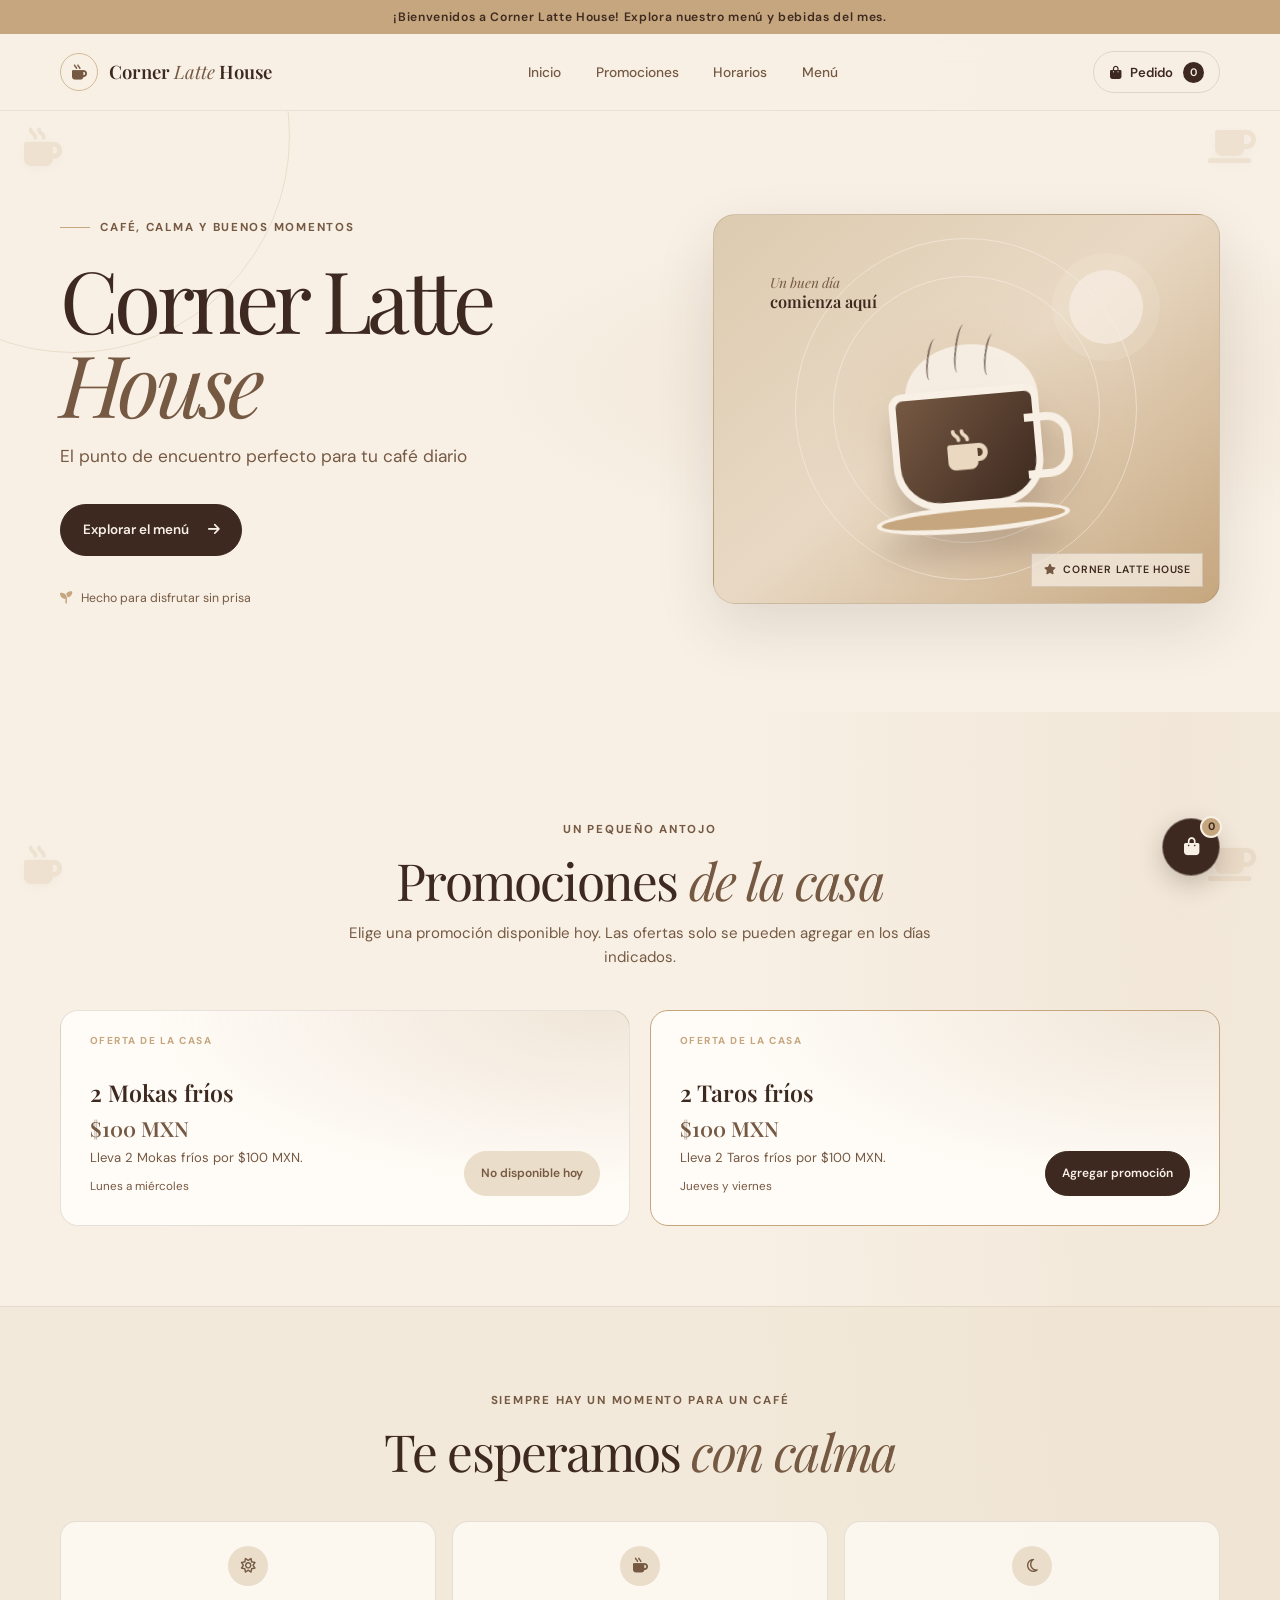
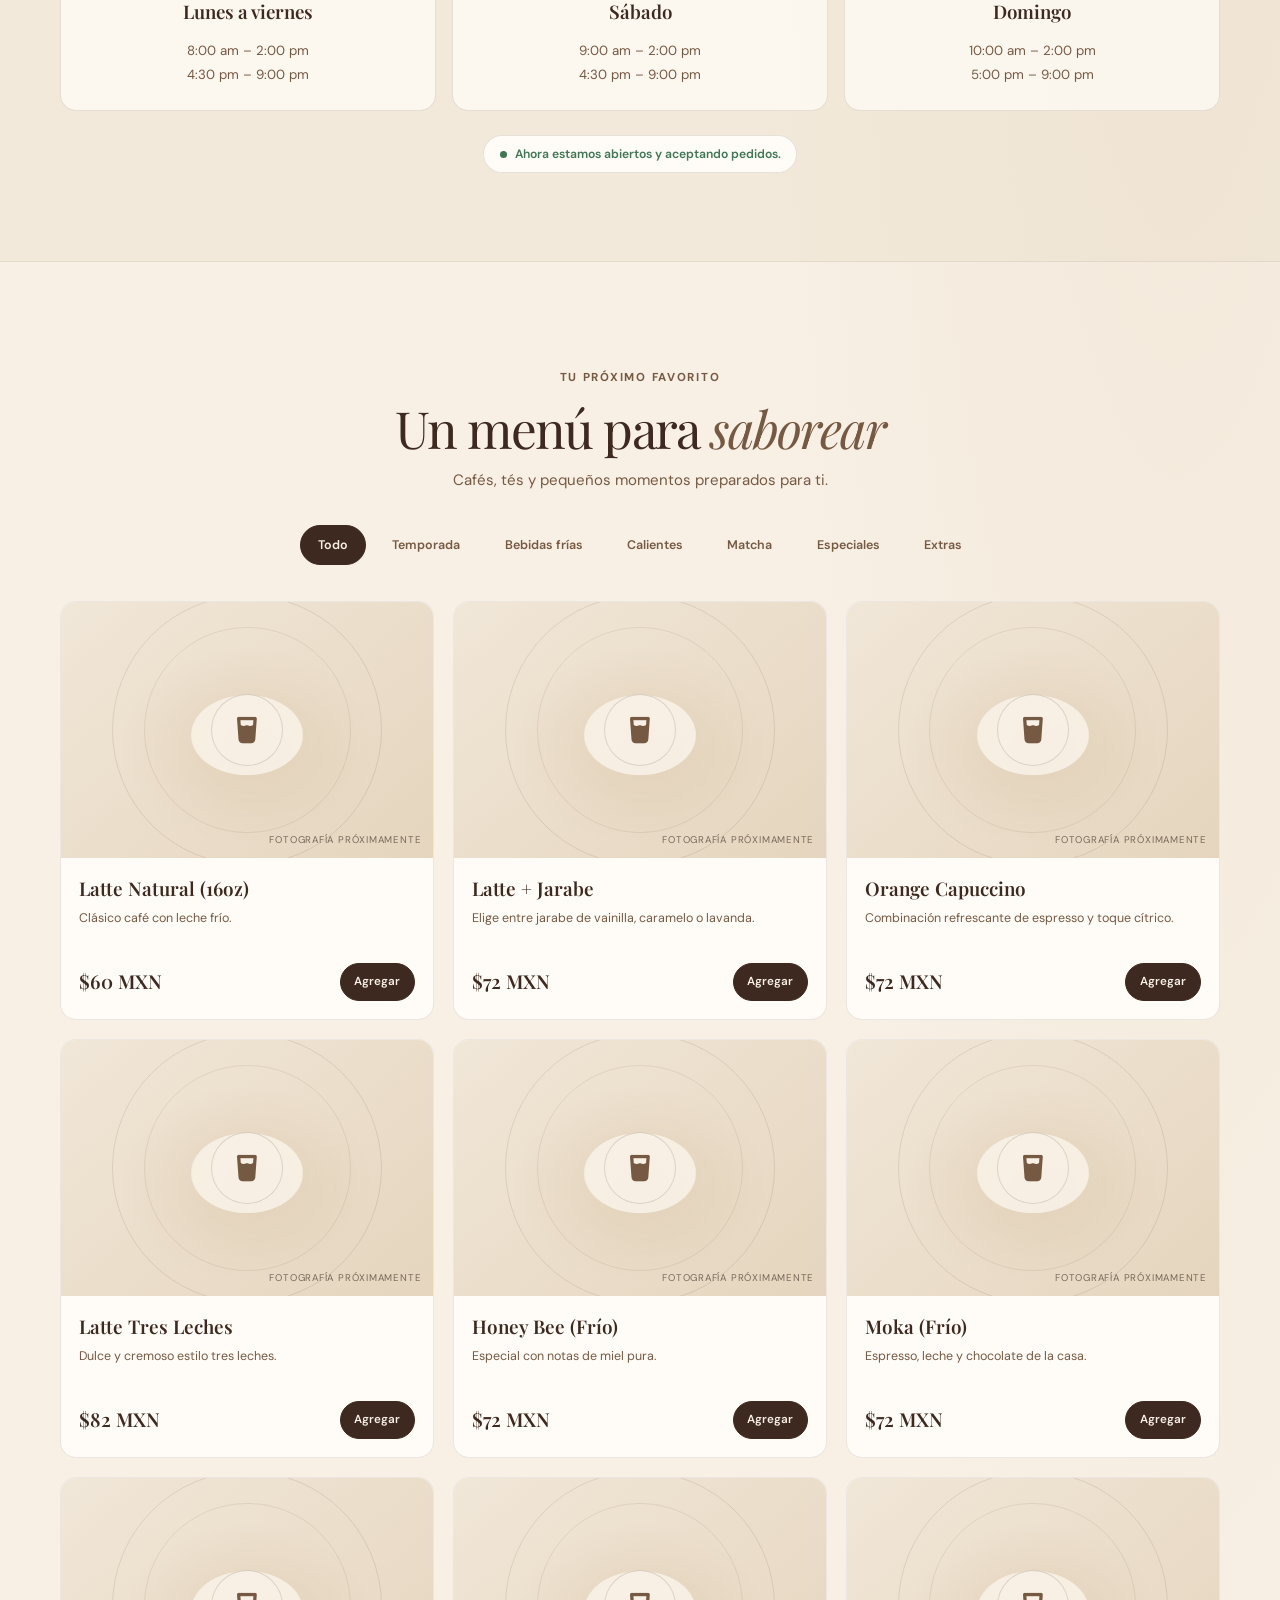
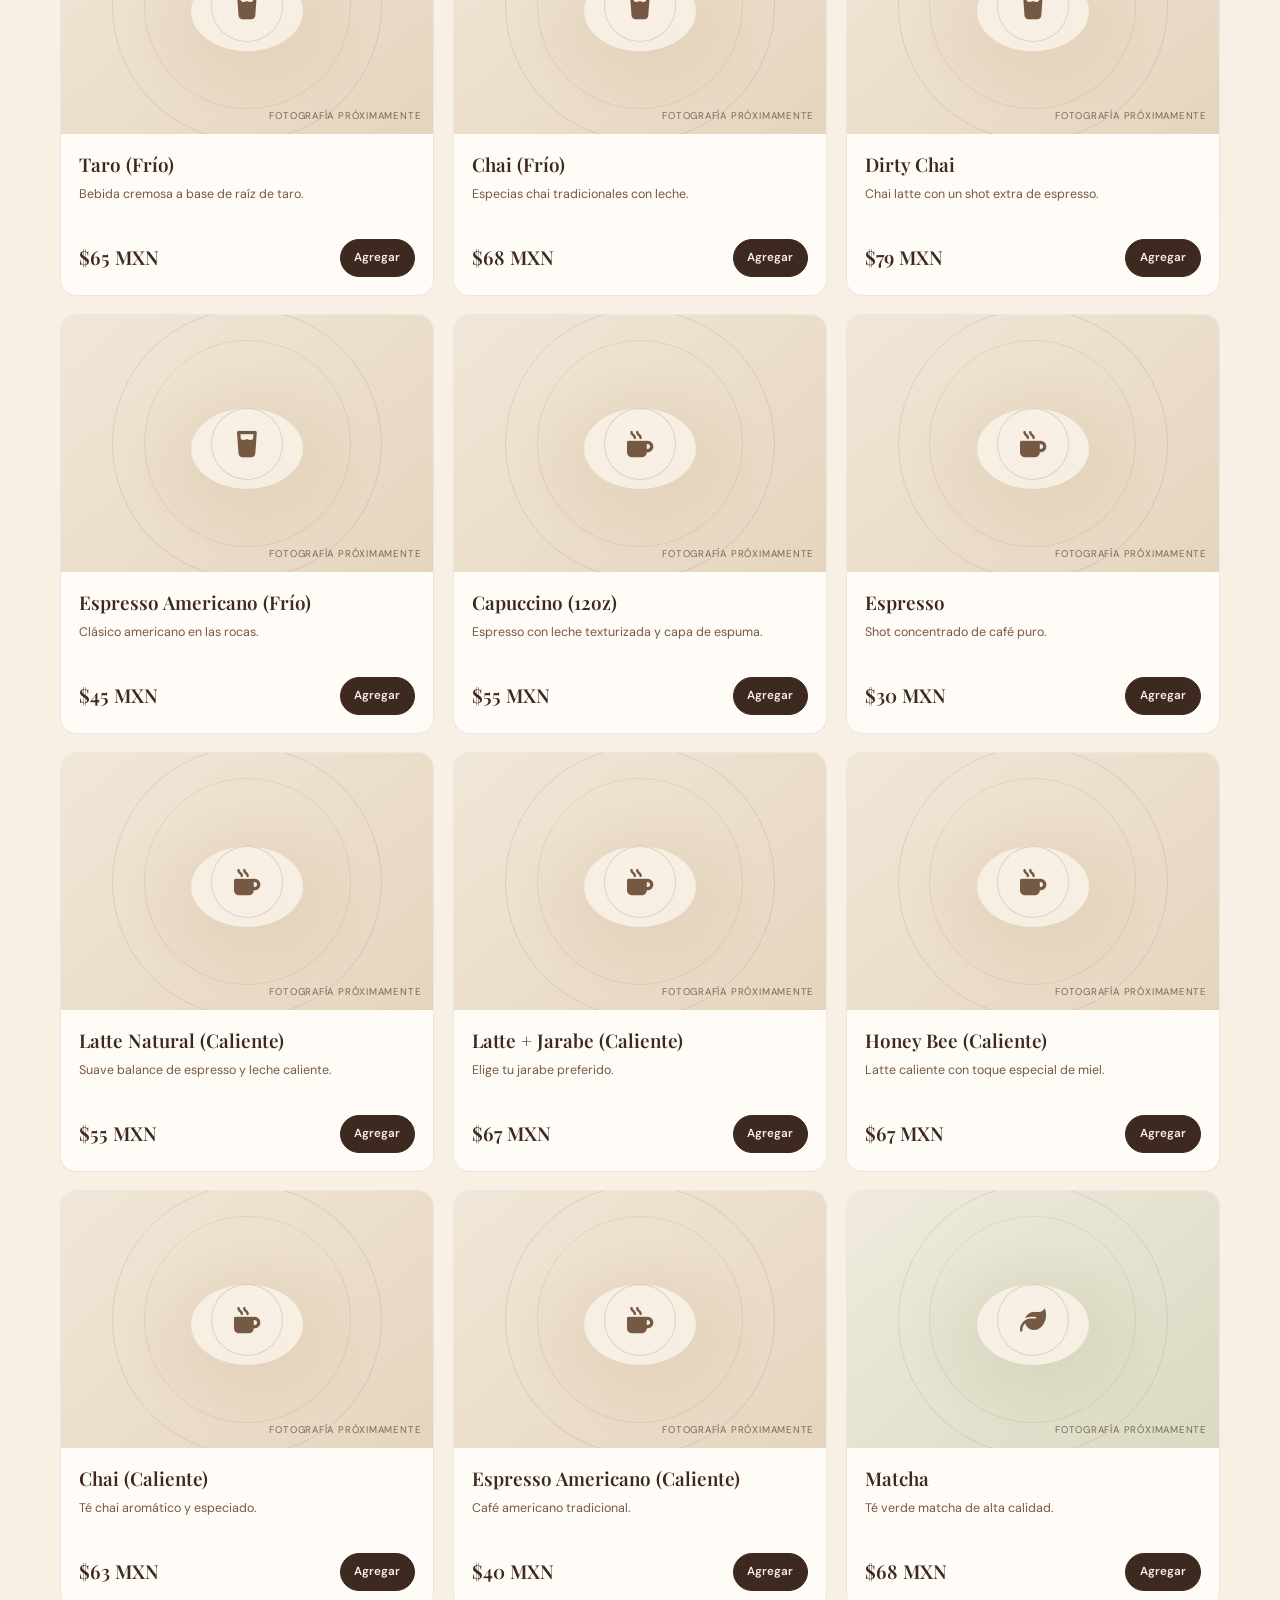
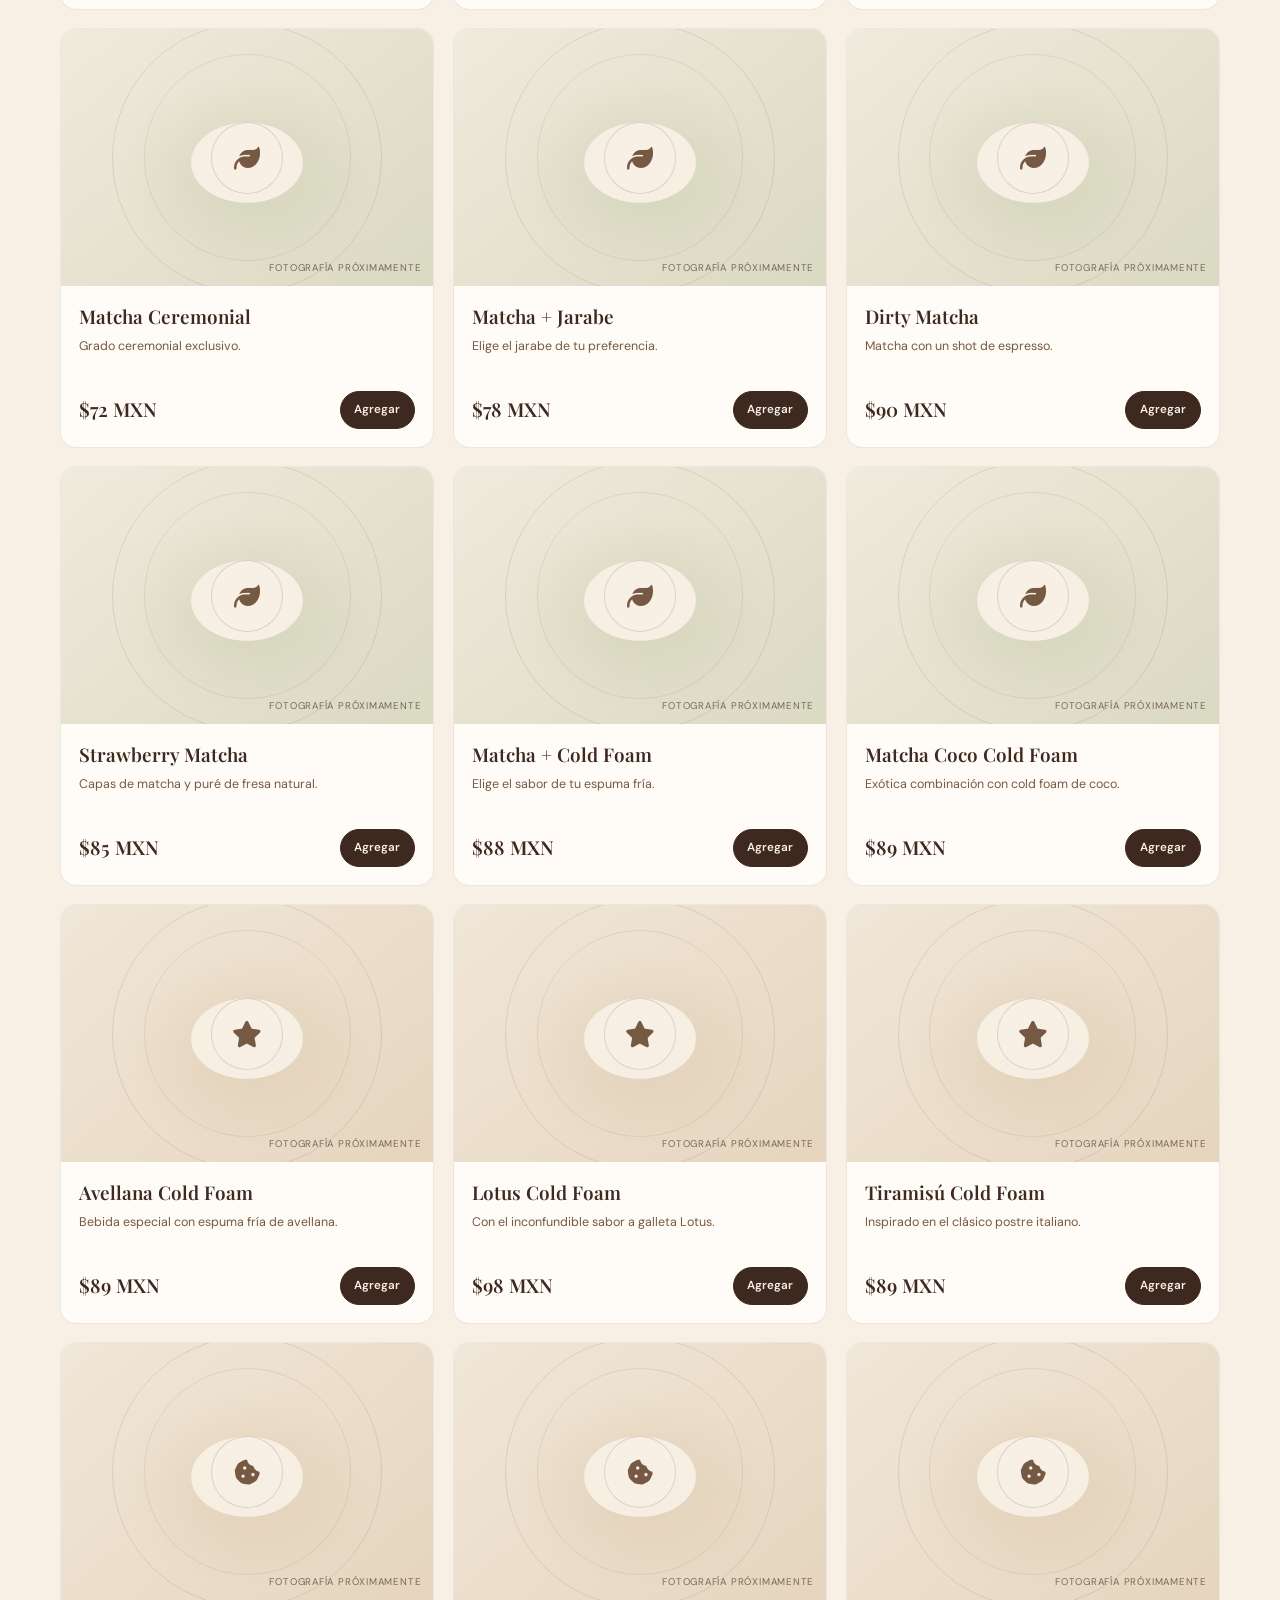
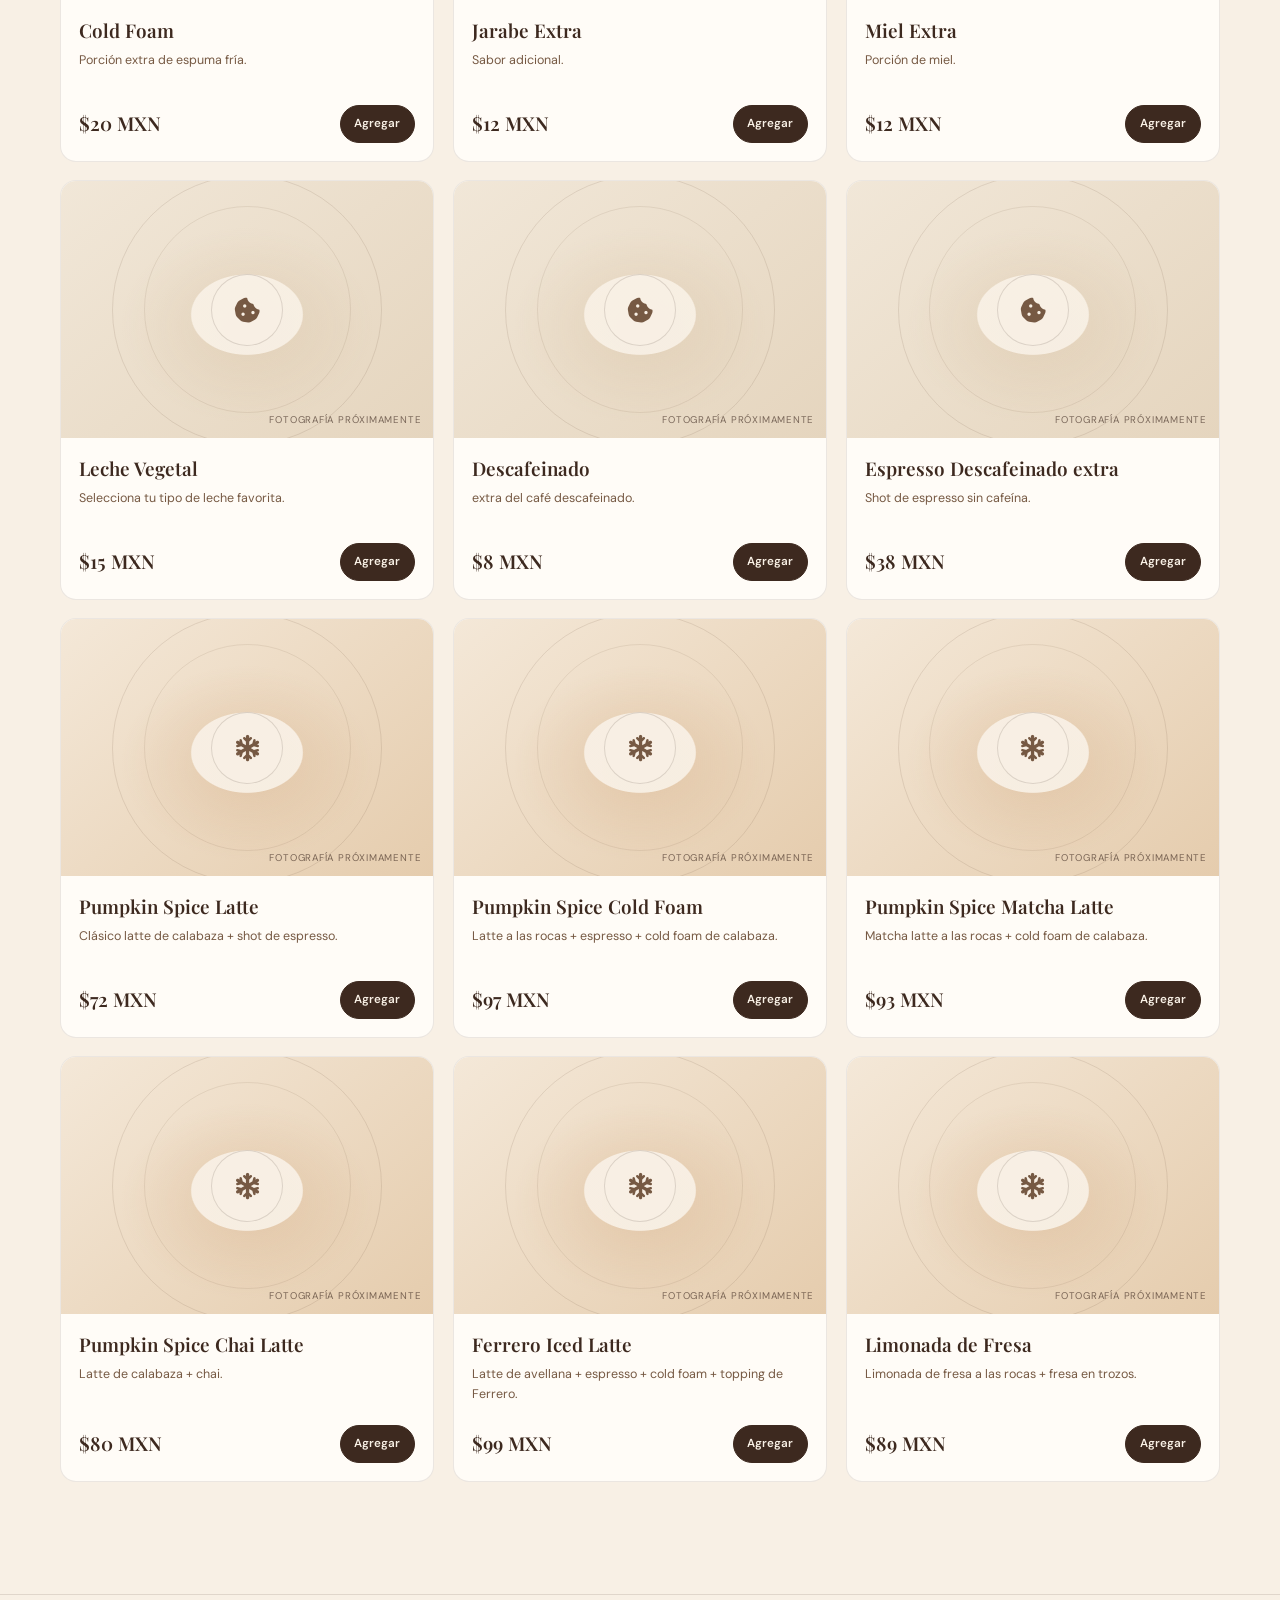
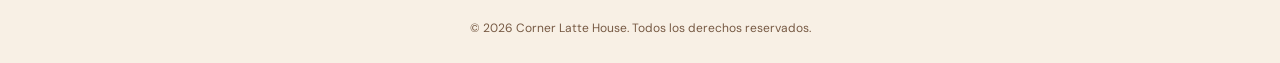
<file: index.html>
<!DOCTYPE html>
<html lang="es">
<head>
    <meta charset="UTF-8">
    <meta name="viewport" content="width=device-width, initial-scale=1.0">
    <title>Corner Latte House</title>
    <link rel="stylesheet" href="style.css?v=10">
    <!-- Google Fonts -->
    <link href="https://fonts.googleapis.com/css2?family=DM+Sans:wght@400;500;600;700&family=Playfair+Display:ital,wght@0,400;0,600;0,700;1,400&display=swap" rel="stylesheet">
    <!-- FontAwesome para iconos -->
    <link rel="stylesheet" href="https://cdnjs.cloudflare.com/ajax/libs/font-awesome/6.4.0/css/all.min.css">
</head>
<body id="body-theme">

    <div class="seasonal-corners" id="seasonal-corners" aria-hidden="true"></div>

    <div class="seasonal-banner" id="seasonal-banner" role="status">
        <span id="seasonal-text">¡Bienvenidos a Corner Latte House!</span>
    </div>

    <header class="site-header">
        <nav class="navigation" aria-label="Navegación principal">
            <a class="brand-mark" href="#inicio" aria-label="Corner Latte House, inicio">
                <span class="brand-icon"><i class="fa-solid fa-mug-hot" aria-hidden="true"></i></span>
                <span>Corner <em>Latte</em> House</span>
            </a>
            <div class="nav-links">
                <a href="#inicio">Inicio</a>
                <a href="#promociones">Promociones</a>
                <a href="#hours-section">Horarios</a>
                <a href="#menu">Menú</a>
            </div>
            <button class="nav-cart" type="button" onclick="toggleCartModal()" aria-label="Abrir carrito">
                <i class="fa-solid fa-bag-shopping" aria-hidden="true"></i>
                <span>Pedido</span>
                <span class="nav-cart-count" id="nav-cart-count">0</span>
            </button>
        </nav>
    </header>

    <main>
        <section class="hero-section" id="inicio">
            <div class="hero-content">
                <div class="hero-copy">
                    <span class="eyebrow"><span class="eyebrow-line"></span> Café, calma y buenos momentos</span>
                    <h1 id="hero-title">Corner Latte<br><em>House</em></h1>
                    <p>El punto de encuentro perfecto para tu café diario</p>
                    <a class="hero-cta" href="#menu">Explorar el menú <i class="fa-solid fa-arrow-right" aria-hidden="true"></i></a>
                    <div class="hero-note"><i class="fa-solid fa-seedling" aria-hidden="true"></i> Hecho para disfrutar sin prisa</div>
                </div>
                <div class="hero-visual" role="img" aria-label="Ilustración decorativa de una taza de café">
                    <div class="hero-visual-sun"></div>
                    <div class="hero-visual-caption"><span>Un buen día</span><strong>comienza aquí</strong></div>
                    <div class="hero-cup" aria-hidden="true">
                        <span class="hero-cup-steam steam-one"></span>
                        <span class="hero-cup-steam steam-two"></span>
                        <span class="hero-cup-steam steam-three"></span>
                        <span class="hero-cup-body"><i class="fa-solid fa-mug-hot"></i></span>
                        <span class="hero-cup-saucer"></span>
                    </div>
                    <span class="hero-visual-stamp"><i class="fa-solid fa-star" aria-hidden="true"></i> Corner Latte House</span>
                </div>
            </div>
        </section>

        <section class="promo-section content-section" id="promociones" aria-labelledby="promotions-title">
            <div class="section-heading">
                <span class="eyebrow">Un pequeño antojo</span>
                <h2 id="promotions-title">Promociones <em>de la casa</em></h2>
                <p id="daily-promo-text">Cargando promociones...</p>
            </div>
            <div class="promotions-list" id="promotions-list"></div>
        </section>

        <section class="hours-section content-section" id="hours-section" aria-labelledby="hours-title">
            <div class="section-heading">
                <span class="eyebrow">Siempre hay un momento para un café</span>
                <h2 id="hours-title">Te esperamos <em>con calma</em></h2>
            </div>
            <div class="hours-grid">
                <article class="hours-card">
                    <span class="hours-icon"><i class="fa-regular fa-sun" aria-hidden="true"></i></span>
                    <strong>Lunes a viernes</strong>
                    <span>8:00 am – 2:00 pm<br>4:30 pm – 9:00 pm</span>
                </article>
                <article class="hours-card">
                    <span class="hours-icon"><i class="fa-solid fa-mug-hot" aria-hidden="true"></i></span>
                    <strong>Sábado</strong>
                    <span>9:00 am – 2:00 pm<br>4:30 pm – 9:00 pm</span>
                </article>
                <article class="hours-card">
                    <span class="hours-icon"><i class="fa-regular fa-moon" aria-hidden="true"></i></span>
                    <strong>Domingo</strong>
                    <span>10:00 am – 2:00 pm<br>5:00 pm – 9:00 pm</span>
                </article>
            </div>
            <p class="store-status" id="store-status" aria-live="polite"></p>
        </section>

        <section class="menu-container content-section" id="menu" aria-labelledby="menu-title">
            <div class="section-heading menu-heading">
                <span class="eyebrow">Tu próximo favorito</span>
                <h2 id="menu-title">Un menú para <em>saborear</em></h2>
                <p>Cafés, tés y pequeños momentos preparados para ti.</p>
            </div>
            <div class="menu-tabs" role="group" aria-label="Filtrar productos por categoría">
                <button class="tab-btn active" type="button" data-category="todas" onclick="filterMenu('todas', this)">Todo</button>
                <button class="tab-btn" type="button" data-category="temporada" onclick="filterMenu('temporada', this)">Temporada</button>
                <button class="tab-btn" type="button" data-category="frias" onclick="filterMenu('frias', this)">Bebidas frías</button>
                <button class="tab-btn" type="button" data-category="calientes" onclick="filterMenu('calientes', this)">Calientes</button>
                <button class="tab-btn" type="button" data-category="matcha" onclick="filterMenu('matcha', this)">Matcha</button>
                <button class="tab-btn" type="button" data-category="especiales" onclick="filterMenu('especiales', this)">Especiales</button>
                <button class="tab-btn" type="button" data-category="extras" onclick="filterMenu('extras', this)">Extras</button>
            </div>
            <div class="products-grid" id="products-grid" aria-live="polite">
                <!-- Productos renderizados por JavaScript -->
            </div>
        </section>
    </main>

    <!-- Modal para Seleccionar Opciones (Jarabes, etc.) -->
    <div class="cart-modal" id="options-modal" role="dialog" aria-modal="true" aria-labelledby="modal-product-title">
        <div class="cart-content">
            <button class="close-btn" type="button" aria-label="Cerrar personalización" onclick="closeOptionsModal()">&times;</button>
            <h3 id="modal-product-title">Confirma tu producto</h3>
            <p id="modal-product-desc" class="modal-description"></p>
            
            <div id="options-container" class="options-container">
                <!-- Opciones inyectadas dinámicamente -->
            </div>

            <button class="whatsapp-btn confirm-btn" onclick="confirmAddToCart()">
                Confirmar y agregar
            </button>
        </div>
    </div>

    <div class="cart-modal closed-modal" id="closed-modal" role="dialog" aria-modal="true" aria-labelledby="closed-title">
        <div class="cart-content closed-content">
            <button class="close-btn" type="button" aria-label="Cerrar aviso" onclick="closeStoreClosedModal()">&times;</button>
            <div class="closed-illustration" aria-hidden="true">
                <svg viewBox="0 0 180 150">
                    <path d="M43 55h82v53a22 22 0 0 1-22 22H65a22 22 0 0 1-22-22V55Z" fill="#c98c5b"/>
                    <path d="M125 68h10a18 18 0 0 1 0 36h-10" fill="none" stroke="#8a5639" stroke-width="10"/>
                    <path d="M58 48c-8-12 7-15 0-27m27 27c-8-12 7-15 0-27m27 27c-8-12 7-15 0-27" fill="none" stroke="#d4af37" stroke-linecap="round" stroke-width="5"/>
                    <path d="M34 135h112" stroke="#8a5639" stroke-linecap="round" stroke-width="8"/>
                    <path d="m31 40 5 10 11 2-8 7 2 11-10-5-10 5 2-11-8-7 11-2 5-10Zm111 6 4 8 9 1-7 6 2 9-8-4-8 4 2-9-7-6 9-1 4-8Z" fill="#e7c66a"/>
                </svg>
            </div>
            <p class="closed-eyebrow">Corner Latte House</p>
            <h2 id="closed-title">¡Estamos cerrados por ahora!</h2>
            <p id="closed-message" class="closed-message"></p>
            <p class="closed-note">Puedes explorar nuestro menú; los pedidos estarán disponibles cuando abramos.</p>
            <button class="hours-link" type="button" onclick="viewStoreHours()">Ver horarios de atención</button>
        </div>
    </div>

    <!-- Resumen del Pedido / Carrito Flotante -->
  <button class="cart-floating" id="cart-floating" type="button" onclick="toggleCartModal()" aria-label="Abrir carrito">
        <i class="fa-solid fa-bag-shopping" aria-hidden="true"></i>
        <span class="cart-count" id="cart-count">0</span>
    </button>
    
    <!-- Modal del Carrito -->
    <div class="cart-modal" id="cart-modal" role="dialog" aria-modal="true" aria-labelledby="cart-title">
        <div class="cart-content">
            <button class="close-btn" type="button" aria-label="Cerrar carrito" onclick="toggleCartModal()">&times;</button>
            <h3 id="cart-title">Tu Pedido en Corner Latte House</h3>
            <div id="cart-items-list" class="cart-items-list">
                <!-- Items seleccionados -->
            </div>
            <!-- Opciones de Envío / Recoger -->
            <div class="delivery-options">
                <label class="form-section-label">Método de entrega:</label>
                <div class="delivery-choices">
                    <label><input type="radio" name="deliveryType" value="domicilio" checked onchange="updateCartUI()"> Envío a domicilio</label>
                    <label><input type="radio" name="deliveryType" value="recoger" onchange="updateCartUI()"> Recoger en cafetería</label>
                </div>
                <div id="store-address" class="store-address">
                    📍 <strong>Ubicación:</strong>
                    <a href="https://www.google.com/maps/search/?api=1&amp;query=Justo+Sierra+52%2C+Guadalajarita%2C+28030+Colima%2C+Col." target="_blank" rel="noopener noreferrer">
                        Justo Sierra 52, Guadalajarita, 28030 Colima, Col.
                    </a>
                </div>
                <div class="customer-address-field" id="customer-address-field">
                    <label for="customer-address">Dirección de entrega:</label>
                    <textarea id="customer-address" rows="2" placeholder="Calle, número, colonia y referencias" autocomplete="street-address"></textarea>
                </div>
            </div>
            <div class="schedule-order">
                <label class="schedule-toggle">
                    <input type="checkbox" id="schedule-order" onchange="toggleScheduleOrder()">
                    Programar pedido para más tarde
                </label>
                <div class="schedule-field" id="schedule-field" hidden>
                    <label for="scheduled-at">Fecha y hora de entrega o recolección:</label>
                    <input id="scheduled-at" type="datetime-local">
                    <small>Elige un horario dentro de la atención de la cafetería.</small>
                </div>
            </div>
            <div class="payment-options">
                <label class="payment-options-title">Método de pago:</label>
                <div class="payment-options-list">
                    <label class="payment-choice" data-delivery="domicilio"><input type="radio" name="paymentMethod" value="efectivo" checked> Efectivo</label>
                    <label class="payment-choice" data-delivery="both"><input type="radio" name="paymentMethod" value="transferencia"> Transferencia</label>
                    <label class="payment-choice" data-delivery="recoger"><input type="radio" name="paymentMethod" value="caja"> Pagar en caja</label>
                </div>
            </div>
            <div class="cart-total" id="cart-total-container">
                <!-- Se actualiza dinámicamente -->
            </div>

            <button class="whatsapp-btn" onclick="sendToWhatsApp()">
                <i class="fa-brands fa-whatsapp"></i> Enviar pedido por WhatsApp
            </button>
        </div>
    </div>
    <div id="cart-confirmation" class="cart-confirmation" role="status" aria-live="polite"></div>
    
    <!-- Footer -->
    <footer>
        <p>&copy; 2026 Corner Latte House. Todos los derechos reservados.</p>
    </footer>

    <script src="script.js?v=6"></script>
</body>
</html>
</file>
<file: style.css>
:root {
    --color-caramel: #C5A67E;
    --color-sand: #D1B996;
    --color-oat: #DDCBB0;
    --color-latte: #EADECA;
    --color-cream: #F8F0E5;
    --color-espresso: #3D291F;
    --color-cocoa: #765943;
    --color-white: #FFFCF7;
    --color-line: rgba(61, 41, 31, 0.13);
    --color-shadow: rgba(61, 41, 31, 0.09);
    --seasonal-accent: var(--color-caramel);
    --seasonal-wash: var(--color-cream);
    --page-width: 1160px;
    --font-display: 'Playfair Display', Georgia, serif;
    --font-body: 'DM Sans', Arial, sans-serif;
}

* {
    box-sizing: border-box;
}

html {
    scroll-behavior: smooth;
    scroll-padding-top: 100px;
}

body {
    margin: 0;
    overflow-x: hidden;
    background:
        radial-gradient(ellipse at 92% 10%, rgba(209, 185, 150, 0.17), transparent 28rem),
        var(--color-cream);
    color: var(--color-espresso);
    font-family: var(--font-body);
    font-size: 15px;
    line-height: 1.65;
    -webkit-font-smoothing: antialiased;
    isolation: isolate;
}

button,
input,
select,
textarea {
    font: inherit;
}

button,
a {
    -webkit-tap-highlight-color: transparent;
}

a {
    color: inherit;
}

button:focus-visible,
a:focus-visible,
input:focus-visible,
select:focus-visible,
textarea:focus-visible {
    outline: 3px solid var(--color-caramel);
    outline-offset: 3px;
}

::selection {
    background: var(--color-sand);
    color: var(--color-espresso);
}

.seasonal-corners {
    position: fixed;
    z-index: 20;
    inset: 0;
    overflow: hidden;
    pointer-events: none;
}

.corner-ornament {
    position: absolute;
    color: var(--seasonal-accent);
    font-size: clamp(1.4rem, 3vw, 2.4rem);
    opacity: 0.2;
    filter: drop-shadow(0 3px 6px rgba(61, 41, 31, 0.12));
    animation: cornerFloat 5s ease-in-out infinite alternate;
}

.corner-ornament.top-left { top: 8rem; left: 1.5rem; }
.corner-ornament.top-right { top: 8rem; right: 1.5rem; animation-delay: -1s; }
.corner-ornament.bottom-left { bottom: 1rem; left: 1.5rem; animation-delay: -2s; }
.corner-ornament.bottom-right { right: 1.5rem; bottom: 1rem; animation-delay: -3s; }

@keyframes cornerFloat {
    from { transform: translateY(0) rotate(-8deg); }
    to { transform: translateY(-7px) rotate(8deg); }
}

.seasonal-banner {
    position: relative;
    z-index: 31;
    overflow: hidden;
    padding: 0.45rem 1rem;
    background: var(--seasonal-accent);
    color: var(--color-espresso);
    font-size: 0.76rem;
    font-weight: 600;
    letter-spacing: 0.055em;
    text-align: center;
}

body.theme-halloween { --seasonal-accent: #C68A59; --seasonal-wash: #F5EEE4; }
body.theme-muertos { --seasonal-accent: #C68A59; --seasonal-wash: #F5EEE2; }
body.theme-revolucion { --seasonal-accent: #A77D61; --seasonal-wash: #F3EDE4; }
body.theme-navidad { --seasonal-accent: #A87568; --seasonal-wash: #F4ECE5; }
body.theme-independencia { --seasonal-accent: #9B8061; --seasonal-wash: #F3EEE3; }
body.theme-primavera { --seasonal-accent: #B98D76; --seasonal-wash: #F5EEE7; }
body.theme-amor { --seasonal-accent: #B9827B; --seasonal-wash: #F5ECE8; }

.site-header {
    position: sticky;
    top: 0;
    z-index: 30;
    border-bottom: 1px solid rgba(61, 41, 31, 0.08);
    background: rgba(248, 240, 229, 0.94);
    backdrop-filter: blur(16px);
}

.navigation {
    display: flex;
    width: min(var(--page-width), calc(100% - 3rem));
    min-height: 76px;
    align-items: center;
    justify-content: space-between;
    gap: 2rem;
    margin: 0 auto;
}

.brand-mark {
    display: inline-flex;
    flex-shrink: 0;
    align-items: center;
    gap: 0.7rem;
    color: var(--color-espresso);
    font-family: var(--font-display);
    font-size: 1.16rem;
    font-weight: 600;
    text-decoration: none;
    white-space: nowrap;
}

.brand-mark em {
    color: var(--color-cocoa);
    font-weight: 400;
}

.brand-icon {
    display: grid;
    width: 38px;
    height: 38px;
    place-items: center;
    border: 1px solid var(--color-sand);
    border-radius: 50%;
    color: var(--color-cocoa);
    font-size: 0.95rem;
}

.nav-links {
    display: flex;
    align-items: center;
    gap: clamp(1.1rem, 2.7vw, 2.4rem);
}

.nav-links a {
    position: relative;
    color: var(--color-cocoa);
    font-size: 0.86rem;
    font-weight: 500;
    text-decoration: none;
    transition: color 180ms ease;
}

.nav-links a::after {
    position: absolute;
    right: 0;
    bottom: -7px;
    left: 0;
    height: 1px;
    background: var(--color-caramel);
    content: "";
    transform: scaleX(0);
    transform-origin: left;
    transition: transform 180ms ease;
}

.nav-links a:hover {
    color: var(--color-espresso);
}

.nav-links a:hover::after {
    transform: scaleX(1);
}

.nav-cart {
    display: inline-flex;
    min-height: 42px;
    flex-shrink: 0;
    align-items: center;
    gap: 0.6rem;
    padding: 0 0.95rem;
    border: 1px solid var(--color-line);
    border-radius: 999px;
    background: transparent;
    color: var(--color-espresso);
    cursor: pointer;
    font-size: 0.82rem;
    font-weight: 600;
    transition: background 180ms ease, border-color 180ms ease;
}

.nav-cart:hover {
    border-color: var(--color-caramel);
    background: var(--color-latte);
}

.nav-cart-count {
    display: grid;
    width: 21px;
    height: 21px;
    place-items: center;
    border-radius: 50%;
    background: var(--color-espresso);
    color: var(--color-cream);
    font-size: 0.68rem;
    line-height: 1;
}

.hero-section {
    position: relative;
    overflow: hidden;
    background:
        radial-gradient(ellipse at 77% 45%, rgba(197, 166, 126, 0.18), transparent 32rem),
        var(--seasonal-wash);
}

.hero-section::before {
    position: absolute;
    top: -12rem;
    left: -9rem;
    width: 27rem;
    height: 27rem;
    border: 1px solid rgba(197, 166, 126, 0.26);
    border-radius: 50%;
    content: "";
}

.hero-content {
    position: relative;
    display: grid;
    width: min(var(--page-width), calc(100% - 3rem));
    min-height: 560px;
    grid-template-columns: 1fr 0.9fr;
    align-items: center;
    gap: clamp(2rem, 7vw, 6rem);
    margin: 0 auto;
    padding: 5.2rem 0 5.5rem;
}

.hero-copy {
    position: relative;
    z-index: 1;
    max-width: 560px;
    padding: 1rem 0;
}

.eyebrow {
    display: inline-flex;
    align-items: center;
    gap: 0.65rem;
    color: var(--color-cocoa);
    font-size: 0.72rem;
    font-weight: 700;
    letter-spacing: 0.15em;
    text-transform: uppercase;
}

.eyebrow-line {
    display: inline-block;
    width: 30px;
    height: 1px;
    background: var(--color-caramel);
}

.hero-copy h1 {
    margin: 1.25rem 0 1rem;
    font-family: var(--font-display);
    font-size: clamp(3.2rem, 6.7vw, 6.3rem);
    font-weight: 400;
    letter-spacing: -0.055em;
    line-height: 0.98;
}

.hero-copy h1 em,
.section-heading h2 em {
    color: var(--color-cocoa);
    font-weight: 400;
}

.hero-copy > p {
    max-width: 410px;
    margin: 0;
    color: var(--color-cocoa);
    font-size: 1.08rem;
    line-height: 1.8;
}

.hero-cta {
    display: inline-flex;
    min-height: 52px;
    align-items: center;
    justify-content: center;
    gap: 1.2rem;
    margin-top: 2rem;
    padding: 0 1.35rem;
    border: 1px solid var(--color-espresso);
    border-radius: 3px;
    background: var(--color-espresso);
    color: var(--color-cream);
    font-size: 0.84rem;
    font-weight: 600;
    text-decoration: none;
    transition: background 180ms ease, color 180ms ease, transform 180ms ease;
}

.hero-cta:hover {
    background: transparent;
    color: var(--color-espresso);
    transform: translateY(-2px);
}

.hero-note {
    display: flex;
    align-items: center;
    gap: 0.55rem;
    margin-top: 2rem;
    color: var(--color-cocoa);
    font-size: 0.77rem;
}

.hero-note i {
    color: var(--color-caramel);
}

.hero-visual {
    position: relative;
    display: grid;
    min-height: 390px;
    place-items: center;
    overflow: hidden;
    border: 1px solid rgba(61, 41, 31, 0.12);
    background:
        radial-gradient(ellipse at 51% 47%, rgba(248, 240, 229, 0.94) 0 18%, transparent 18.5%),
        radial-gradient(ellipse at 52% 56%, rgba(197, 166, 126, 0.26), transparent 42%),
        linear-gradient(140deg, #DDCBB0, #E9D9C4 48%, #C5A67E);
    box-shadow: 0 24px 60px rgba(61, 41, 31, 0.12);
}

.hero-visual::before,
.hero-visual::after {
    position: absolute;
    width: 340px;
    height: 340px;
    border: 1px solid rgba(248, 240, 229, 0.55);
    border-radius: 50%;
    content: "";
}

.hero-visual::after {
    width: 265px;
    height: 265px;
}

.hero-visual-sun {
    position: absolute;
    top: 14%;
    right: 15%;
    width: 74px;
    height: 74px;
    border-radius: 50%;
    background: rgba(248, 240, 229, 0.7);
    box-shadow: 0 0 0 17px rgba(248, 240, 229, 0.15);
}

.hero-visual-caption {
    position: absolute;
    top: 15%;
    left: 11%;
    z-index: 2;
    display: grid;
    color: var(--color-espresso);
    font-family: var(--font-display);
    font-size: 1.02rem;
    line-height: 1.3;
}

.hero-visual-caption span {
    color: var(--color-cocoa);
    font-size: 0.86rem;
    font-style: italic;
}

.hero-visual-caption strong {
    font-weight: 600;
}

.hero-cup {
    position: relative;
    z-index: 1;
    display: grid;
    width: 210px;
    height: 235px;
    place-items: center;
    margin-top: 3rem;
    filter: drop-shadow(0 24px 13px rgba(61, 41, 31, 0.18));
    transform: rotate(-5deg);
}

.hero-cup-body {
    position: absolute;
    top: 73px;
    display: grid;
    width: 150px;
    height: 119px;
    place-items: center;
    border: 7px solid #F8F0E5;
    border-radius: 14px 14px 46px 46px;
    background: linear-gradient(130deg, #765943, #3D291F);
    color: #EAD9C0;
    font-size: 2.5rem;
}

.hero-cup-body::after {
    position: absolute;
    top: 23px;
    right: -37px;
    width: 38px;
    height: 49px;
    border: 8px solid #F8F0E5;
    border-left: 0;
    border-radius: 0 24px 24px 0;
    content: "";
}

.hero-cup-saucer {
    position: absolute;
    bottom: 18px;
    width: 194px;
    height: 28px;
    border: 5px solid #F8F0E5;
    border-radius: 50%;
    background: #C5A67E;
}

.hero-cup-steam {
    position: absolute;
    top: 20px;
    z-index: 2;
    width: 12px;
    height: 42px;
    border-left: 2px solid rgba(61, 41, 31, 0.58);
    border-radius: 50%;
    transform: rotate(12deg);
}

.steam-one { left: 72px; }
.steam-two { left: 101px; top: 8px; height: 49px; }
.steam-three { left: 130px; }

.hero-visual-stamp {
    position: absolute;
    right: 1rem;
    bottom: 1rem;
    display: inline-flex;
    align-items: center;
    gap: 0.45rem;
    padding: 0.48rem 0.7rem;
    border: 1px solid rgba(61, 41, 31, 0.14);
    background: rgba(248, 240, 229, 0.72);
    color: var(--color-espresso);
    font-size: 0.66rem;
    font-weight: 600;
    letter-spacing: 0.07em;
    text-transform: uppercase;
}

.hero-visual-stamp i {
    color: var(--color-cocoa);
}

.content-section {
    width: min(var(--page-width), calc(100% - 3rem));
    margin: 0 auto;
    padding: 6rem 0;
    scroll-margin-top: 90px;
}

.section-heading {
    max-width: 620px;
    margin: 0 auto 2.5rem;
    text-align: center;
}

.section-heading .eyebrow {
    justify-content: center;
}

.section-heading h2 {
    margin: 0.65rem 0 0.65rem;
    font-family: var(--font-display);
    font-size: clamp(2.2rem, 4vw, 3.4rem);
    font-weight: 400;
    letter-spacing: -0.035em;
    line-height: 1.15;
}

.section-heading > p {
    margin: 0 auto;
    color: var(--color-cocoa);
    font-size: 0.94rem;
}

.promo-section {
    padding-top: 6.5rem;
    padding-bottom: 5rem;
}

.promotions-list {
    display: grid;
    grid-template-columns: repeat(2, minmax(0, 1fr));
    gap: 1.25rem;
}

.promotion-option {
    position: relative;
    display: flex;
    min-height: 216px;
    align-items: flex-end;
    justify-content: space-between;
    gap: 1.2rem;
    overflow: hidden;
    padding: 1.8rem;
    border: 1px solid var(--color-line);
    background:
        radial-gradient(ellipse at 95% 0%, rgba(197, 166, 126, 0.25), transparent 60%),
        var(--color-white);
    transition: box-shadow 200ms ease, transform 200ms ease, border-color 200ms ease;
}

.promotion-option::before {
    position: absolute;
    top: 1.35rem;
    left: 1.8rem;
    color: var(--color-caramel);
    content: "OFERTA DE LA CASA";
    font-size: 0.63rem;
    font-weight: 700;
    letter-spacing: 0.15em;
}

.promotion-option:hover {
    border-color: var(--color-sand);
    box-shadow: 0 16px 35px var(--color-shadow);
    transform: translateY(-3px);
}

.promotion-available {
    border-color: var(--color-caramel);
}

.promotion-details {
    display: grid;
    gap: 0.15rem;
    padding-top: 1.15rem;
}

.promotion-details strong {
    font-family: var(--font-display);
    font-size: 1.45rem;
    font-weight: 600;
    line-height: 1.3;
}

.promotion-price {
    color: var(--color-cocoa);
    font-family: var(--font-display);
    font-size: 1.3rem;
    font-weight: 600;
}

.promotion-details span:not(.promotion-price) {
    color: var(--color-cocoa);
    font-size: 0.82rem;
}

.promotion-details small {
    margin-top: 0.35rem;
    color: var(--color-cocoa);
    font-size: 0.73rem;
}

.promotion-button {
    flex-shrink: 0;
    padding: 0.75rem 1rem;
    border: 1px solid var(--color-espresso);
    border-radius: 2px;
    background: var(--color-espresso);
    color: var(--color-cream);
    cursor: pointer;
    font-size: 0.75rem;
    font-weight: 600;
    transition: background 180ms ease, color 180ms ease;
}

.promotion-button:hover:not(:disabled) {
    background: transparent;
    color: var(--color-espresso);
}

.promotion-button:disabled {
    border-color: var(--color-latte);
    background: var(--color-latte);
    color: var(--color-cocoa);
    cursor: not-allowed;
}

.hours-section {
    position: relative;
    width: 100%;
    max-width: none;
    padding: 5rem max(1.5rem, calc((100% - var(--page-width)) / 2)) 5.5rem;
    border: 0;
    border-top: 1px solid rgba(61, 41, 31, 0.08);
    border-bottom: 1px solid rgba(61, 41, 31, 0.08);
    background: rgba(234, 222, 202, 0.43);
    box-shadow: none;
}

.hours-grid {
    display: grid;
    max-width: var(--page-width);
    grid-template-columns: repeat(3, minmax(0, 1fr));
    gap: 1rem;
    margin: 0 auto;
}

.hours-card {
    display: grid;
    min-height: 190px;
    align-content: center;
    justify-items: center;
    gap: 0.7rem;
    padding: 1.4rem;
    border: 1px solid rgba(61, 41, 31, 0.12);
    background: rgba(255, 252, 247, 0.72);
    text-align: center;
    transition: background 180ms ease, transform 180ms ease;
}

.hours-card:hover {
    background: var(--color-white);
    transform: translateY(-3px);
}

.hours-icon {
    display: grid;
    width: 40px;
    height: 40px;
    place-items: center;
    border-radius: 50%;
    background: var(--color-latte);
    color: var(--color-cocoa);
}

.hours-card strong {
    font-family: var(--font-display);
    font-size: 1.17rem;
    font-weight: 600;
}

.hours-card > span:last-child {
    color: var(--color-cocoa);
    font-size: 0.83rem;
    line-height: 1.8;
}

.store-status {
    width: fit-content;
    margin: 1.5rem auto 0;
    padding: 0.48rem 0.95rem;
    border: 1px solid var(--color-line);
    border-radius: 999px;
    background: var(--color-white);
    font-size: 0.76rem;
    font-weight: 600;
}

.store-status::before {
    display: inline-block;
    width: 7px;
    height: 7px;
    margin-right: 0.5rem;
    border-radius: 50%;
    background: currentColor;
    content: "";
}

.store-status.is-open { color: #3F7654; }
.store-status.is-closed { color: #9B5E4F; }

.menu-container {
    margin: 0 auto;
    padding-top: 6.4rem;
    padding-bottom: 7rem;
}

.menu-heading {
    margin-bottom: 2rem;
}

.menu-tabs {
    display: flex;
    flex-wrap: wrap;
    justify-content: center;
    gap: 0.55rem;
    margin-bottom: 2.2rem;
}

.tab-btn {
    min-height: 40px;
    padding: 0.55rem 1.05rem;
    border: 1px solid transparent;
    border-radius: 999px;
    background: transparent;
    color: var(--color-cocoa);
    cursor: pointer;
    font-size: 0.78rem;
    font-weight: 600;
    transition: border-color 180ms ease, background 180ms ease, color 180ms ease;
}

.tab-btn:hover,
.tab-btn.active {
    border-color: var(--color-espresso);
    background: var(--color-espresso);
    color: var(--color-cream);
}

.products-grid {
    display: grid;
    grid-template-columns: repeat(3, minmax(0, 1fr));
    gap: 1.15rem;
}

.product-card {
    overflow: hidden;
    border: 1px solid rgba(61, 41, 31, 0.1);
    background: var(--color-white);
    transition: box-shadow 220ms ease, transform 220ms ease, border-color 220ms ease;
}

.product-card:hover {
    border-color: rgba(197, 166, 126, 0.7);
    box-shadow: 0 15px 34px var(--color-shadow);
    transform: translateY(-4px);
}

.product-image-placeholder {
    position: relative;
    display: grid;
    aspect-ratio: 1.45 / 1;
    place-items: center;
    overflow: hidden;
    background:
        radial-gradient(ellipse at 50% 52%, rgba(248, 240, 229, 0.94) 0 21%, transparent 21.5%),
        radial-gradient(ellipse at 50% 56%, rgba(197, 166, 126, 0.22), transparent 48%),
        linear-gradient(140deg, #F1E7D8, #E5D5BE);
    color: var(--color-cocoa);
}

.product-image-placeholder::before,
.product-image-placeholder::after {
    position: absolute;
    width: 72%;
    aspect-ratio: 1;
    border: 1px solid rgba(118, 89, 67, 0.15);
    border-radius: 50%;
    content: "";
}

.product-image-placeholder::after {
    width: 55%;
    border-color: rgba(118, 89, 67, 0.12);
}

.product-image-placeholder.category-matcha {
    background:
        radial-gradient(ellipse at 50% 52%, rgba(248, 240, 229, 0.94) 0 21%, transparent 21.5%),
        radial-gradient(ellipse at 50% 56%, rgba(160, 167, 120, 0.22), transparent 48%),
        linear-gradient(140deg, #F0EBDD, #DAD9C2);
}

.product-image-placeholder.category-temporada {
    background:
        radial-gradient(ellipse at 50% 52%, rgba(248, 240, 229, 0.94) 0 21%, transparent 21.5%),
        radial-gradient(ellipse at 50% 56%, rgba(197, 143, 93, 0.24), transparent 48%),
        linear-gradient(140deg, #F4E8D8, #E5CCAD);
}

.image-placeholder-icon {
    position: relative;
    z-index: 1;
    display: grid;
    width: 72px;
    height: 72px;
    place-items: center;
    border: 1px solid rgba(61, 41, 31, 0.15);
    border-radius: 50%;
    background: rgba(248, 240, 229, 0.72);
    color: var(--color-cocoa);
    font-size: 1.65rem;
    transition: transform 250ms ease;
}

.product-card:hover .image-placeholder-icon {
    transform: scale(1.08) rotate(-5deg);
}

.image-placeholder-label {
    position: absolute;
    right: 0.75rem;
    bottom: 0.65rem;
    z-index: 1;
    color: rgba(61, 41, 31, 0.64);
    font-size: 0.61rem;
    letter-spacing: 0.08em;
    text-transform: uppercase;
}

.product-info {
    padding: 1.1rem 1.15rem 0.3rem;
}

.product-info h4 {
    margin: 0 0 0.4rem;
    font-family: var(--font-display);
    font-size: 1.18rem;
    font-weight: 600;
    line-height: 1.35;
}

.product-info p {
    min-height: 2.8em;
    margin: 0;
    color: var(--color-cocoa);
    font-size: 0.78rem;
    line-height: 1.65;
}

.product-footer {
    display: flex;
    align-items: center;
    justify-content: space-between;
    gap: 0.7rem;
    padding: 0.95rem 1.15rem 1.15rem;
}

.price {
    color: var(--color-espresso);
    font-family: var(--font-display);
    font-size: 1.2rem;
    font-weight: 600;
    white-space: nowrap;
}

.add-btn {
    min-height: 38px;
    padding: 0.5rem 0.85rem;
    border: 1px solid var(--color-espresso);
    border-radius: 2px;
    background: var(--color-espresso);
    color: var(--color-cream);
    cursor: pointer;
    font-size: 0.73rem;
    font-weight: 600;
    transition: background 180ms ease, color 180ms ease;
}

.add-btn:hover:not(:disabled) {
    background: transparent;
    color: var(--color-espresso);
}

.add-btn:disabled {
    border-color: var(--color-latte);
    background: var(--color-latte);
    color: var(--color-cocoa);
    cursor: not-allowed;
}

.cart-floating {
    position: fixed;
    right: max(1.5rem, calc((100vw - var(--page-width)) / 2));
    bottom: 1.5rem;
    z-index: 40;
    display: grid;
    width: 58px;
    height: 58px;
    place-items: center;
    border: 1px solid rgba(248, 240, 229, 0.38);
    border-radius: 50%;
    background: var(--color-espresso);
    box-shadow: 0 8px 24px rgba(61, 41, 31, 0.24);
    color: var(--color-cream);
    cursor: pointer;
    font-size: 1.1rem;
    transition: transform 180ms ease, background 180ms ease;
}

.cart-floating:hover {
    background: var(--color-cocoa);
    transform: translateY(-3px);
}

.cart-count {
    position: absolute;
    top: -3px;
    right: -3px;
    display: grid;
    width: 22px;
    height: 22px;
    place-items: center;
    border: 2px solid var(--color-cream);
    border-radius: 50%;
    background: var(--color-caramel);
    color: var(--color-espresso);
    font-size: 0.67rem;
    font-weight: 700;
}

.cart-modal {
    position: fixed;
    z-index: 60;
    inset: 0;
    display: none;
    align-items: center;
    justify-content: center;
    overflow-y: auto;
    padding: 1.2rem;
    background: rgba(38, 27, 21, 0.48);
    backdrop-filter: blur(5px);
}

.cart-content {
    position: relative;
    width: min(100%, 480px);
    max-height: calc(100vh - 2.4rem);
    overflow-y: auto;
    padding: 2.1rem;
    border: 1px solid rgba(61, 41, 31, 0.1);
    background: var(--color-white);
    box-shadow: 0 24px 80px rgba(35, 23, 16, 0.24);
}

.cart-content h3 {
    margin: 0 2rem 1rem 0;
    font-family: var(--font-display);
    font-size: 1.75rem;
    font-weight: 600;
    line-height: 1.2;
}

.close-btn {
    position: absolute;
    top: 1rem;
    right: 1rem;
    display: grid;
    width: 36px;
    height: 36px;
    place-items: center;
    border: 1px solid var(--color-line);
    border-radius: 50%;
    background: transparent;
    color: var(--color-espresso);
    cursor: pointer;
    font-size: 1.2rem;
    line-height: 1;
    transition: background 180ms ease;
}

.close-btn:hover {
    background: var(--color-latte);
}

.modal-description {
    margin: 0 0 1rem;
    color: var(--color-cocoa);
    font-size: 0.86rem;
}

.options-container {
    margin-bottom: 1.5rem;
}

.options-container > label,
.quantity-label,
.customer-address-field label,
.schedule-field label,
.payment-options-title,
.form-section-label {
    display: block;
    margin-bottom: 0.4rem;
    color: var(--color-espresso);
    font-size: 0.82rem;
    font-weight: 700;
}

.option-select,
.customer-address-field textarea,
.schedule-field input,
.quantity-input {
    width: 100%;
    padding: 0.72rem 0.8rem;
    border: 1px solid var(--color-line);
    border-radius: 2px;
    background: var(--color-cream);
    color: var(--color-espresso);
}

.option-select {
    margin-top: 0.2rem;
}

.quantity-label {
    margin-top: 1.1rem;
}

.quantity-picker {
    display: flex;
    align-items: center;
    justify-content: flex-start;
    gap: 0.65rem;
    margin-top: 0.5rem;
}

.quantity-button {
    display: grid;
    width: 38px;
    height: 38px;
    place-items: center;
    border: 1px solid var(--color-line);
    border-radius: 2px;
    background: var(--color-latte);
    color: var(--color-espresso);
    cursor: pointer;
    font-size: 1.1rem;
}

.quantity-input {
    width: 58px;
    padding: 0.55rem;
    text-align: center;
}

.cart-items-list {
    max-height: 230px;
    overflow-y: auto;
    margin: 1rem 0;
    padding: 0.75rem 0;
    border-top: 1px solid var(--color-line);
    border-bottom: 1px solid var(--color-line);
}

.cart-item-row {
    display: flex;
    align-items: center;
    justify-content: space-between;
    gap: 0.5rem;
    margin-bottom: 0.65rem;
    font-size: 0.79rem;
}

.cart-item-row:last-child {
    margin-bottom: 0;
}

.cart-item-name {
    flex: 1;
}

.cart-quantity-controls {
    display: flex;
    flex-shrink: 0;
    align-items: center;
    gap: 0.38rem;
}

.cart-quantity-controls .quantity-button {
    width: 29px;
    height: 29px;
    font-size: 0.9rem;
}

.cart-item-price {
    min-width: 70px;
    text-align: right;
    white-space: nowrap;
}

.delivery-options,
.payment-options {
    margin: 1rem 0;
    font-size: 0.82rem;
}

.delivery-choices,
.payment-options-list {
    display: flex;
    flex-wrap: wrap;
    gap: 0.65rem 1rem;
}

.delivery-choices label,
.payment-options-list label {
    display: inline-flex;
    align-items: center;
    gap: 0.4rem;
    cursor: pointer;
}

.delivery-choices input,
.payment-options-list input,
.schedule-toggle input {
    accent-color: var(--color-cocoa);
}

.store-address {
    margin-top: 0.8rem;
    padding: 0.8rem;
    background: var(--color-latte);
    color: var(--color-cocoa);
    font-size: 0.76rem;
}

.store-address a {
    color: var(--color-espresso);
}

.customer-address-field,
.schedule-order {
    margin-top: 1rem;
}

.customer-address-field textarea {
    min-height: 70px;
    resize: vertical;
}

.schedule-toggle {
    display: inline-flex;
    align-items: center;
    gap: 0.5rem;
    color: var(--color-espresso);
    cursor: pointer;
    font-size: 0.82rem;
    font-weight: 600;
}

.schedule-field {
    margin-top: 0.8rem;
}

.schedule-field small {
    display: block;
    margin-top: 0.35rem;
    color: var(--color-cocoa);
    font-size: 0.72rem;
}

.payment-options {
    padding-top: 0.2rem;
}

.cart-total {
    margin: 1.2rem 0;
    text-align: right;
}

.cart-total strong {
    font-family: var(--font-display);
    font-size: 1.2rem;
}

.cart-total p {
    color: var(--color-cocoa);
}

.whatsapp-btn {
    display: flex;
    width: 100%;
    min-height: 48px;
    align-items: center;
    justify-content: center;
    gap: 0.5rem;
    padding: 0.75rem 1rem;
    border: 1px solid var(--color-espresso);
    border-radius: 2px;
    background: var(--color-espresso);
    color: var(--color-cream);
    cursor: pointer;
    font-size: 0.83rem;
    font-weight: 700;
    transition: background 180ms ease, color 180ms ease;
}

.whatsapp-btn:hover {
    background: transparent;
    color: var(--color-espresso);
}

.confirm-btn {
    margin-top: 1rem;
}

.cart-confirmation {
    position: fixed;
    right: 1.5rem;
    bottom: 6rem;
    z-index: 70;
    max-width: min(360px, calc(100vw - 3rem));
    padding: 0.85rem 1.1rem;
    border: 1px solid rgba(248, 240, 229, 0.2);
    background: var(--color-espresso);
    box-shadow: 0 8px 24px var(--color-shadow);
    color: var(--color-cream);
    opacity: 0;
    pointer-events: none;
    transform: translateY(8px);
    transition: opacity 180ms ease, transform 180ms ease;
}

.cart-confirmation.visible {
    opacity: 1;
    transform: translateY(0);
}

.closed-content {
    max-width: 430px;
    overflow: hidden;
    text-align: center;
    background: linear-gradient(160deg, var(--color-white), var(--color-cream));
}

.closed-content h2 {
    margin: 0.4rem 0 0.65rem;
    font-family: var(--font-display);
    font-size: 1.8rem;
    line-height: 1.2;
}

.closed-illustration {
    width: 142px;
    margin: 0 auto 0.5rem;
    animation: cupBob 3s ease-in-out infinite;
}

.closed-illustration svg {
    display: block;
    width: 100%;
    height: auto;
}

.closed-eyebrow {
    color: var(--color-cocoa);
    font-size: 0.69rem;
    font-weight: 700;
    letter-spacing: 0.13em;
    text-transform: uppercase;
}

.closed-message {
    color: var(--color-cocoa);
    font-size: 0.97rem;
    font-weight: 600;
}

.closed-note {
    margin: 0.6rem 0 1rem;
    color: var(--color-cocoa);
    font-size: 0.81rem;
}

.hours-link {
    padding: 0.35rem;
    border: 0;
    background: transparent;
    color: var(--color-cocoa);
    cursor: pointer;
    font-size: 0.82rem;
    text-decoration: underline;
    text-underline-offset: 3px;
}

@keyframes cupBob {
    0%, 100% { transform: translateY(0) rotate(-2deg); }
    50% { transform: translateY(-6px) rotate(2deg); }
}

footer {
    padding: 1.5rem;
    border-top: 1px solid var(--color-line);
    background: var(--color-cream);
    color: var(--color-cocoa);
    font-size: 0.75rem;
    text-align: center;
}

footer p {
    margin: 0;
}

@media (max-width: 900px) {
    .hero-content {
        min-height: 500px;
        gap: 2rem;
        padding: 4rem 0;
    }

    .hero-copy h1 {
        font-size: clamp(3rem, 7vw, 5rem);
    }

    .hero-visual {
        min-height: 345px;
    }

    .products-grid {
        grid-template-columns: repeat(2, minmax(0, 1fr));
    }
}

@media (max-width: 680px) {
    html {
        scroll-padding-top: 82px;
    }

    .navigation {
        width: calc(100% - 2rem);
        min-height: 0;
        flex-wrap: wrap;
        gap: 0.55rem 0.7rem;
        padding: 0.55rem 0;
    }

    .brand-mark {
        gap: 0.5rem;
        font-size: 0.98rem;
    }

    .brand-icon {
        width: 33px;
        height: 33px;
    }

    .nav-links {
        order: 3;
        width: 100%;
        justify-content: space-between;
        gap: 0.35rem;
        padding: 0.45rem 0 0;
        border-top: 1px solid rgba(61, 41, 31, 0.08);
    }

    .nav-links a {
        font-size: 0.72rem;
    }

    .nav-cart {
        min-height: 36px;
        gap: 0.4rem;
        padding: 0 0.65rem;
        font-size: 0.74rem;
    }

    .nav-cart-count {
        width: 19px;
        height: 19px;
        font-size: 0.63rem;
    }

    .hero-content,
    .content-section {
        width: calc(100% - 2rem);
    }

    .hero-content {
        min-height: auto;
        grid-template-columns: 1fr;
        gap: 2.3rem;
        padding: 4rem 0 3rem;
    }

    .hero-copy h1 {
        font-size: clamp(3.1rem, 13vw, 5rem);
    }

    .hero-copy > p {
        font-size: 0.96rem;
    }

    .hero-visual {
        min-height: 330px;
    }

    .content-section {
        padding-top: 4.5rem;
        padding-bottom: 4.5rem;
    }

    .promo-section {
        padding-top: 4.7rem;
    }

    .promotions-list {
        grid-template-columns: 1fr;
    }

    .promotion-option {
        min-height: 195px;
        padding: 1.5rem;
    }

    .promotion-option::before {
        left: 1.5rem;
    }

    .hours-section {
        padding: 4rem 1rem;
    }

    .hours-grid {
        max-width: 430px;
        grid-template-columns: 1fr;
    }

    .hours-card {
        min-height: 150px;
    }

    .menu-tabs {
        justify-content: flex-start;
        flex-wrap: nowrap;
        overflow-x: auto;
        margin-right: -1rem;
        padding: 0 1rem 0.6rem 0;
        scrollbar-width: thin;
    }

    .tab-btn {
        flex: 0 0 auto;
    }

    .products-grid {
        gap: 0.75rem;
    }

    .product-info {
        padding: 0.85rem 0.85rem 0.2rem;
    }

    .product-info h4 {
        font-size: 1.02rem;
    }

    .product-info p {
        font-size: 0.73rem;
    }

    .product-footer {
        align-items: flex-start;
        flex-direction: column;
        padding: 0.7rem 0.85rem 0.9rem;
    }

    .add-btn {
        width: 100%;
    }

    .cart-floating {
        right: 1rem;
        bottom: 1rem;
        width: 53px;
        height: 53px;
    }

    .cart-content {
        padding: 1.6rem 1.25rem;
    }

    .cart-confirmation {
        right: 1rem;
        bottom: 5.2rem;
    }
}

@media (max-width: 420px) {
    .nav-links {
        gap: 0.65rem;
    }

    .nav-links a {
        font-size: 0.66rem;
    }

    .brand-mark {
        font-size: 0.86rem;
    }

    .nav-cart {
        padding: 0 0.55rem;
    }

    .nav-cart > span:nth-child(2) {
        display: none;
    }

    .products-grid {
        grid-template-columns: 1fr;
        gap: 1rem;
    }

    .product-footer {
        align-items: center;
        flex-direction: row;
    }

    .add-btn {
        width: auto;
    }

    .promotion-option {
        align-items: stretch;
        flex-direction: column;
        gap: 0.8rem;
    }

    .promotion-button {
        width: 100%;
    }
}

@media (prefers-reduced-motion: reduce) {
    *,
    *::before,
    *::after {
        scroll-behavior: auto !important;
        animation-duration: 0.01ms !important;
        animation-iteration-count: 1 !important;
        transition-duration: 0.01ms !important;
    }
}

/* Boutique finish: softer cards and controls, with the original palette intact. */
.hero-cta,
.promotion-button,
.add-btn,
.whatsapp-btn {
    border-radius: 999px;
}

.hero-visual {
    border-radius: 22px;
}

.promotion-option {
    border-radius: 18px;
}

.hours-card {
    border-radius: 16px;
}

.product-card {
    display: flex;
    flex-direction: column;
    border-radius: 16px;
}

.product-info {
    flex: 1;
}

.cart-content,
.closed-content {
    border-radius: 22px;
}

.option-select,
.customer-address-field textarea,
.schedule-field input,
.quantity-input {
    border-radius: 10px;
}

.product-photo {
    position: absolute;
    z-index: 2;
    inset: 0;
    width: 100%;
    height: 100%;
    object-fit: cover;
}

.product-image-placeholder.has-photo::before,
.product-image-placeholder.has-photo::after {
    display: none;
}

.seasonal-banner::before,
.seasonal-banner::after {
    position: absolute;
    top: 50%;
    color: var(--color-espresso);
    font-size: 0.9rem;
    line-height: 1;
    opacity: 0.62;
    pointer-events: none;
    transform: translateY(-50%);
}

.seasonal-banner::before {
    left: max(1rem, calc((100% - var(--page-width)) / 2));
}

.seasonal-banner::after {
    right: max(1rem, calc((100% - var(--page-width)) / 2));
}

body.theme-navidad .seasonal-banner::before,
body.theme-navidad .seasonal-banner::after { content: "\2726"; color: #536B50; }
body.theme-navidad .seasonal-banner {
    border-top: 1px solid rgba(83, 107, 80, 0.38);
    border-bottom: 1px solid rgba(151, 83, 70, 0.38);
}
body.theme-muertos .seasonal-banner::before,
body.theme-muertos .seasonal-banner::after { content: "\273F"; color: #9B542F; }
body.theme-halloween .seasonal-banner::before,
body.theme-halloween .seasonal-banner::after { content: "\2726"; color: #87512F; }
body.theme-revolucion .seasonal-banner::before,
body.theme-revolucion .seasonal-banner::after { content: "\2605"; color: #69714B; }
body.theme-amor .seasonal-banner::before,
body.theme-amor .seasonal-banner::after { content: "\2661"; color: #945F65; }
body.theme-independencia .seasonal-banner::before,
body.theme-independencia .seasonal-banner::after { content: "\2726"; color: #66734D; }
body.theme-independencia .seasonal-banner {
    border-top: 1px solid rgba(89, 113, 73, 0.4);
    border-bottom: 1px solid rgba(157, 77, 65, 0.4);
}
body.theme-primavera .seasonal-banner::before,
body.theme-primavera .seasonal-banner::after { content: "\273F"; color: #8D7458; }

.hero-section::after {
    position: absolute;
    z-index: 0;
    right: 4%;
    bottom: 8%;
    color: var(--seasonal-accent);
    font-size: 1.6rem;
    opacity: 0.34;
    pointer-events: none;
}

body.theme-navidad .hero-section::after { content: "\2726"; color: #536B50; }
body.theme-muertos .hero-section::after { content: "\273F"; color: #B76B39; }
body.theme-halloween .hero-section::after { content: "\2726"; color: #87512F; }
body.theme-revolucion .hero-section::after { content: "\2605"; color: #69714B; }
body.theme-amor .hero-section::after { content: "\2661"; color: #945F65; }
body.theme-independencia .hero-section::after { content: "\2726"; color: #66734D; }
body.theme-primavera .hero-section::after { content: "\273F"; color: #8D7458; }

.mexico-flag {
    display: inline-flex;
    width: 1.15rem;
    height: 0.78rem;
    margin-right: 0.35rem;
    overflow: hidden;
    vertical-align: -0.08em;
    border: 1px solid rgba(61, 41, 31, 0.16);
    border-radius: 2px;
    box-shadow: 0 1px 2px rgba(61, 41, 31, 0.12);
}

.mexico-flag > span {
    position: relative;
    width: 33.333%;
}

.mexico-flag-green { background: #176B45; }
.mexico-flag-white { display: grid; place-items: center; background: #FFFCF7; }
.mexico-flag-red { background: #C54843; }

.mexico-flag-emblem {
    width: 0.23rem;
    height: 0.3rem;
    border: 1px solid #9A7A3D;
    border-radius: 50% 50% 35% 35%;
    background: #8F713C;
}

@media (max-width: 680px) {
    .seasonal-banner::before { left: 0.55rem; }
    .seasonal-banner::after { right: 0.55rem; }

    .seasonal-corners .corner-ornament {
        font-size: 1.25rem;
        opacity: 0.14;
    }
}
</file>
